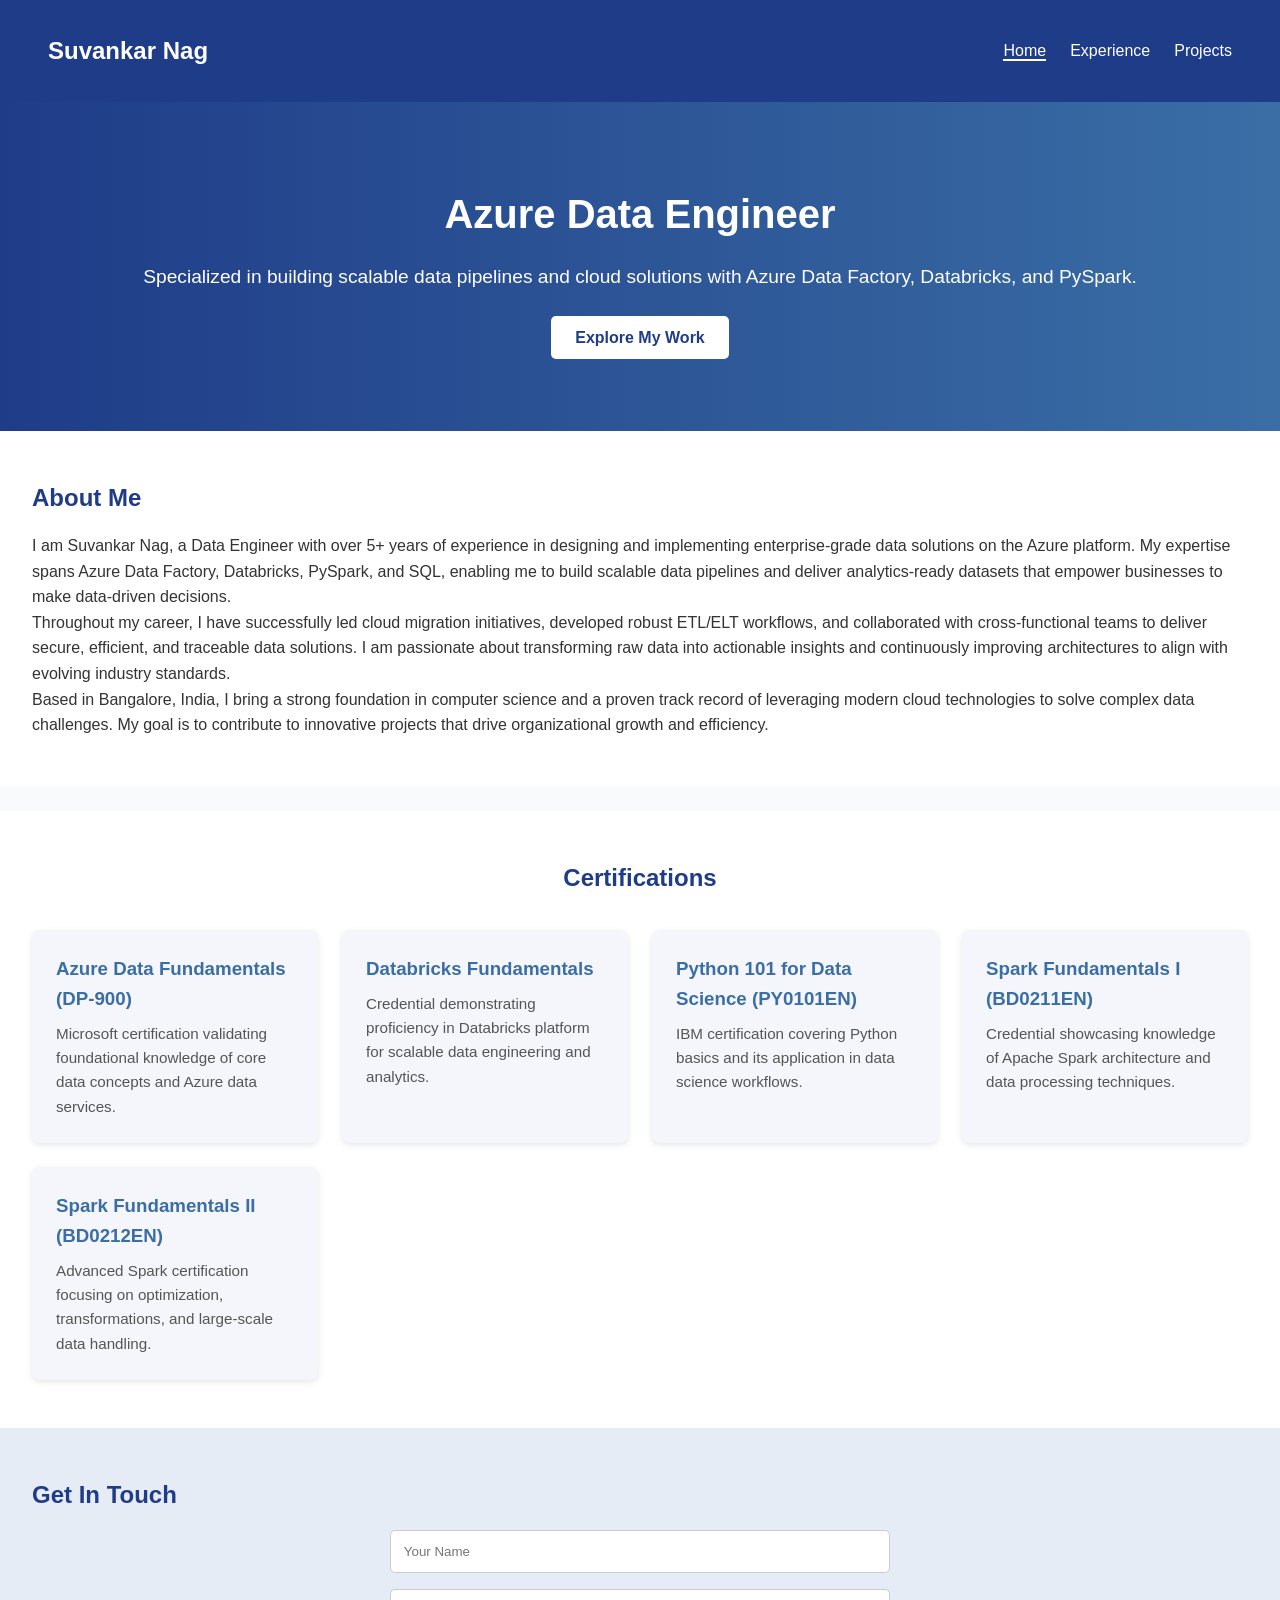
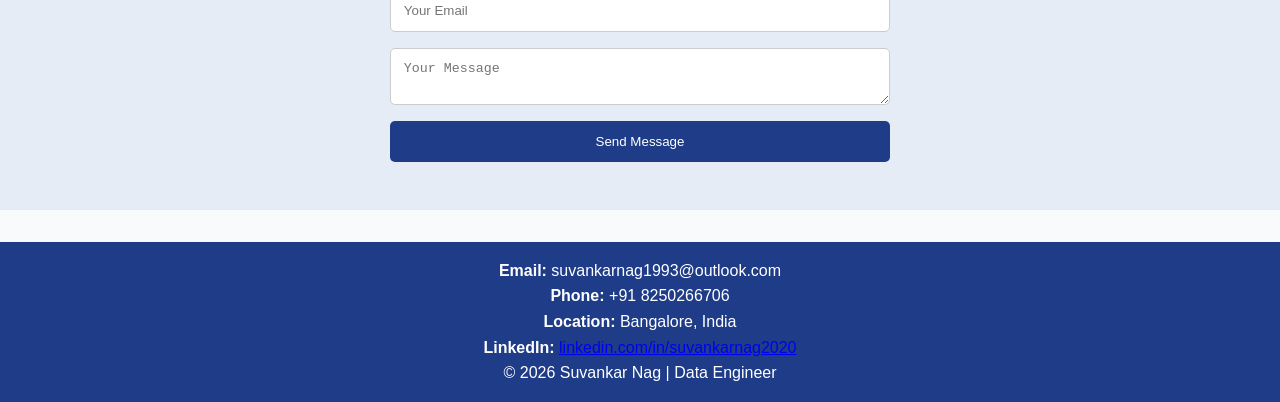
<file: Index.html>
<!DOCTYPE html>
<html lang="en">
<head>
  <meta charset="UTF-8">
  <meta name="viewport" content="width=device-width, initial-scale=1.0">
  <title>Suvankar Nag | Data Engineer</title>
  <link rel="stylesheet" href="style.css">
</head>
<body>
  <!-- Navigation -->
  <header>
    <nav class="navbar">
      <div class="logo">Suvankar Nag</div>
      <ul class="nav-links">
        <li><a href="index.html" class="active">Home</a></li>
        <li><a href="experience.html">Experience</a></li>
        <li><a href="projects.html">Projects</a></li>
      </ul>
    </nav>
  </header>

  <!-- Hero Section -->
  <section class="hero">
    <div class="hero-content">
      <h1>Azure Data Engineer</h1>
      <p>Specialized in building scalable data pipelines and cloud solutions with Azure Data Factory, Databricks, and PySpark.</p>
      <a href="experience.html" class="btn-primary">Explore My Work</a>
    </div>
  </section>

  <!-- About Section -->
  <section class="about">
    <h2>About Me</h2>
    <p>
      I am Suvankar Nag, a Data Engineer with over 5+ years of experience in designing and implementing enterprise-grade data solutions on the Azure platform. 
      My expertise spans Azure Data Factory, Databricks, PySpark, and SQL, enabling me to build scalable data pipelines and deliver analytics-ready datasets 
      that empower businesses to make data-driven decisions.
    </p>
    <p>
      Throughout my career, I have successfully led cloud migration initiatives, developed robust ETL/ELT workflows, and collaborated with cross-functional teams 
      to deliver secure, efficient, and traceable data solutions. I am passionate about transforming raw data into actionable insights and continuously 
      improving architectures to align with evolving industry standards.
    </p>
    <p>
      Based in Bangalore, India, I bring a strong foundation in computer science and a proven track record of leveraging modern cloud technologies to solve 
      complex data challenges. My goal is to contribute to innovative projects that drive organizational growth and efficiency.
    </p>
  </section>
</br>
<section class="certifications">
  <h2>Certifications</h2>
  <div class="cert-grid">
    <div class="cert-item">
      <h3>Azure Data Fundamentals (DP-900)</h3>
      <p>Microsoft certification validating foundational knowledge of core data concepts and Azure data services.</p>
    </div>
    <div class="cert-item">
      <h3>Databricks Fundamentals</h3>
      <p>Credential demonstrating proficiency in Databricks platform for scalable data engineering and analytics.</p>
    </div>
    <div class="cert-item">
      <h3>Python 101 for Data Science (PY0101EN)</h3>
      <p>IBM certification covering Python basics and its application in data science workflows.</p>
    </div>
    <div class="cert-item">
      <h3>Spark Fundamentals I (BD0211EN)</h3>
      <p>Credential showcasing knowledge of Apache Spark architecture and data processing techniques.</p>
    </div>
    <div class="cert-item">
      <h3>Spark Fundamentals II (BD0212EN)</h3>
      <p>Advanced Spark certification focusing on optimization, transformations, and large-scale data handling.</p>
    </div>
  </div>
</section>

  <!-- Contact Section -->
  <section class="contact">
    <h2>Get In Touch</h2>
    <form>
      <input type="text" placeholder="Your Name" required>
      <input type="email" placeholder="Your Email" required>
      <textarea placeholder="Your Message" required></textarea>
      <button type="submit" class="btn-secondary">Send Message</button>
    </form>
  </section>

  <!-- Footer -->
  <footer>
    <div class="footer-container">
      <p><strong>Email:</strong> suvankarnag1993@outlook.com</p>
      <p><strong>Phone:</strong> +91 8250266706</p>
      <p><strong>Location:</strong> Bangalore, India</p>
      <p><strong>LinkedIn:</strong> 
        <a href="https://linkedin.com/in/suvankarnag2020" target="_blank">
          linkedin.com/in/suvankarnag2020
        </a>
      </p>
    </div>
    <p>© 2026 Suvankar Nag | Data Engineer</p>
  </footer>
</body>
</html>
</file>
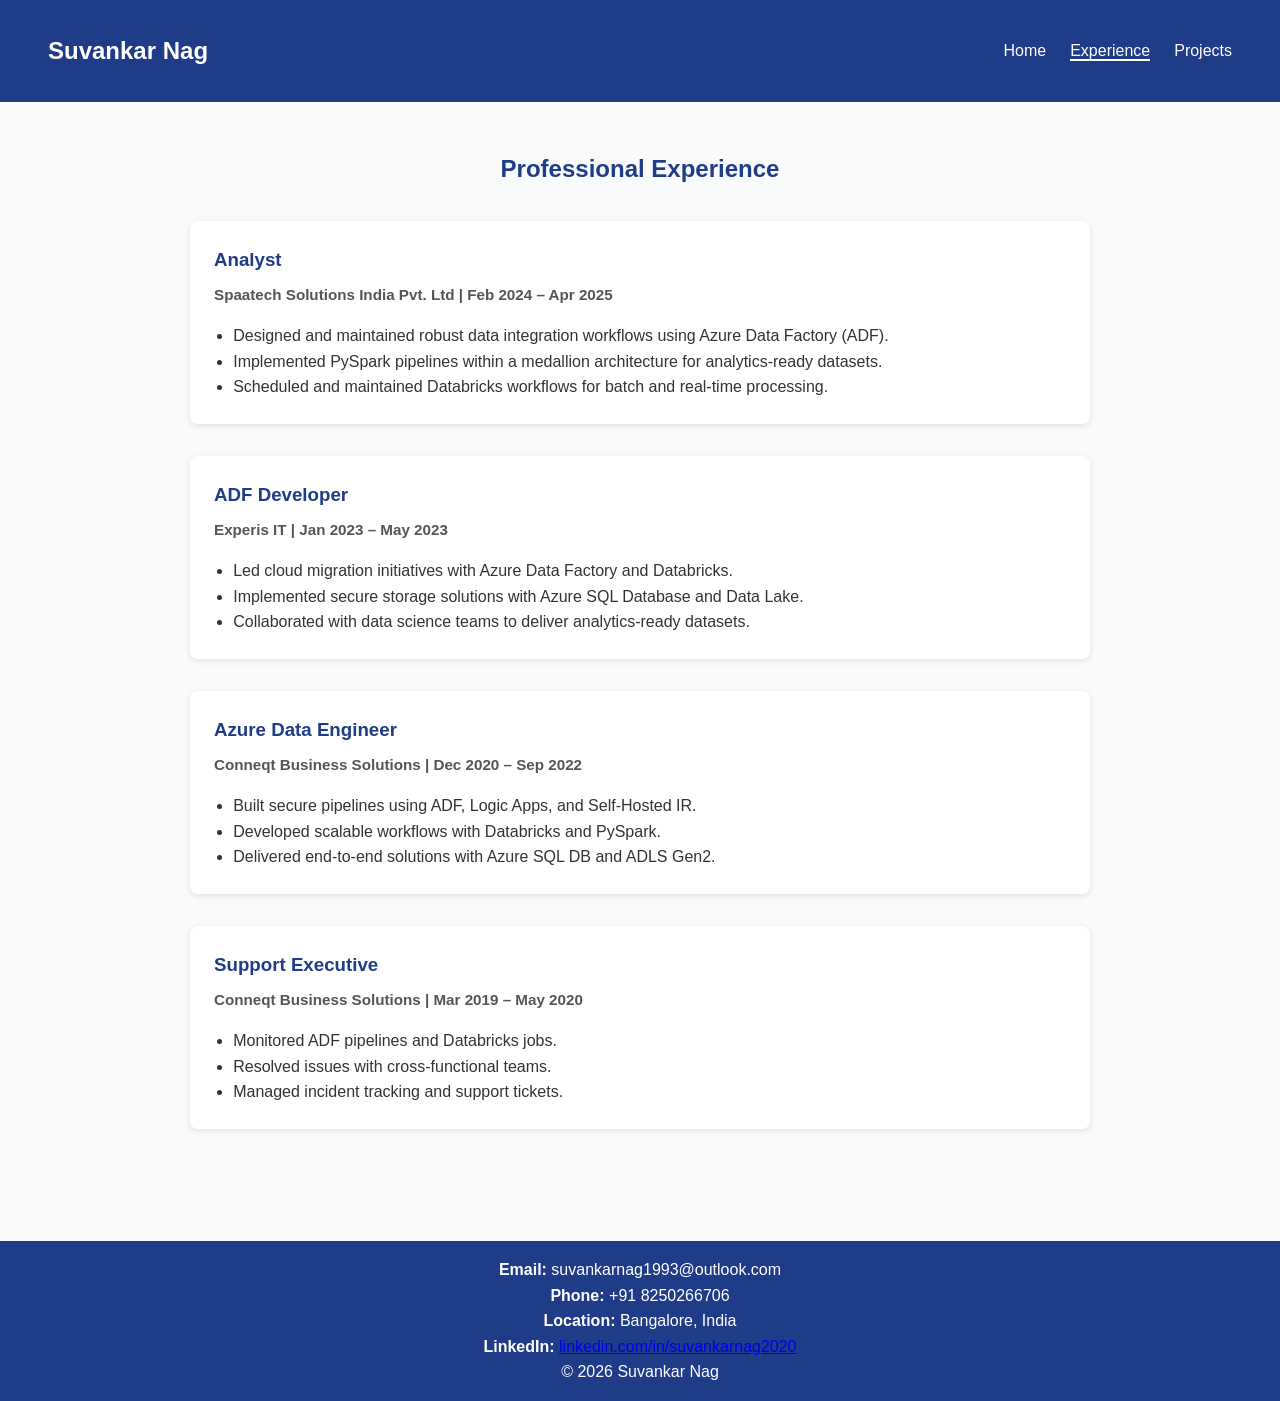
<file: experience.html>
<!DOCTYPE html>
<html lang="en">
<head>
  <meta charset="UTF-8">
  <title>Experience | Suvankar Nag</title>
  <link rel="stylesheet" href="style.css">
</head>
<body>
  <header>
    <nav class="navbar">
      <div class="logo">Suvankar Nag</div>
      <ul class="nav-links">
        <li><a href="index.html">Home</a></li>
        <li><a href="experience.html" class="active">Experience</a></li>
        <li><a href="projects.html">Projects</a></li>
      </ul>
    </nav>
  </header>

<section class="experience">
  <h2>Professional Experience</h2>
  <div class="timeline">

    <div class="timeline-item">
      <div class="timeline-content">
        <h3>Analyst</h3>
        <h4>Spaatech Solutions India Pvt. Ltd | Feb 2024 – Apr 2025</h4>
        <ul>
          <li>Designed and maintained robust data integration workflows using Azure Data Factory (ADF).</li>
          <li>Implemented PySpark pipelines within a medallion architecture for analytics-ready datasets.</li>
          <li>Scheduled and maintained Databricks workflows for batch and real-time processing.</li>
        </ul>
      </div>
    </div>

    <div class="timeline-item">
      <div class="timeline-content">
        <h3>ADF Developer</h3>
        <h4>Experis IT | Jan 2023 – May 2023</h4>
        <ul>
          <li>Led cloud migration initiatives with Azure Data Factory and Databricks.</li>
          <li>Implemented secure storage solutions with Azure SQL Database and Data Lake.</li>
          <li>Collaborated with data science teams to deliver analytics-ready datasets.</li>
        </ul>
      </div>
    </div>

    <div class="timeline-item">
      <div class="timeline-content">
        <h3>Azure Data Engineer</h3>
        <h4>Conneqt Business Solutions | Dec 2020 – Sep 2022</h4>
        <ul>
          <li>Built secure pipelines using ADF, Logic Apps, and Self-Hosted IR.</li>
          <li>Developed scalable workflows with Databricks and PySpark.</li>
          <li>Delivered end-to-end solutions with Azure SQL DB and ADLS Gen2.</li>
        </ul>
      </div>
    </div>

    <div class="timeline-item">
      <div class="timeline-content">
        <h3>Support Executive</h3>
        <h4>Conneqt Business Solutions | Mar 2019 – May 2020</h4>
        <ul>
          <li>Monitored ADF pipelines and Databricks jobs.</li>
          <li>Resolved issues with cross-functional teams.</li>
          <li>Managed incident tracking and support tickets.</li>
        </ul>
      </div>
    </div>

  </div>
</section>


<footer>
  <div class="footer-container">
      <p><strong>Email:</strong> suvankarnag1993@outlook.com</p>
      <p><strong>Phone:</strong> +91 8250266706</p>
      <p><strong>Location:</strong> Bangalore, India</p>
      <p><strong>LinkedIn:</strong> 
        <a href="https://linkedin.com/in/suvankarnag2020" target="_blank">
          linkedin.com/in/suvankarnag2020
        </a>
      </p>
  </div>
  <p>© 2026 Suvankar Nag</p>
</footer>
</body>
</html>
</file>
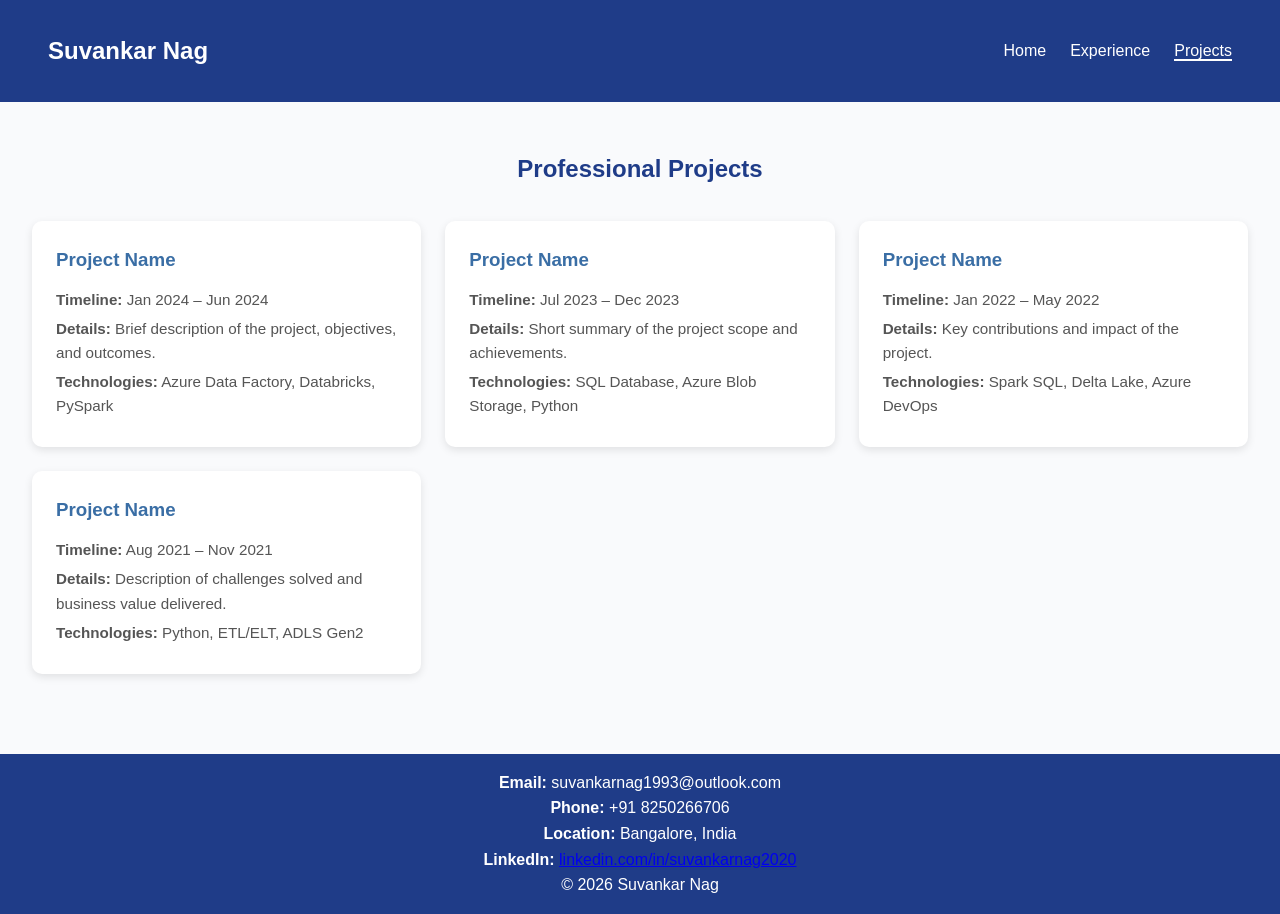
<file: projects.html>
<!DOCTYPE html>
<html lang="en">
<head>
  <meta charset="UTF-8">
  <title>Projects | Suvankar Nag</title>
  <link rel="stylesheet" href="style.css">
</head>
<body>
  <header>
    <nav class="navbar">
      <div class="logo">Suvankar Nag</div>
      <ul class="nav-links">
        <li><a href="index.html" >Home</a></li>
        <li><a href="experience.html">Experience</a></li>
        <li><a href="projects.html" class="active">Projects</a></li>
      </ul>
    </nav>
  </header>


<section class="projects">
  <h2>Professional Projects</h2>
  <div class="project-grid">

    <div class="project-card">
      <h3>Project Name</h3>
      <p><strong>Timeline:</strong> Jan 2024 – Jun 2024</p>
      <p><strong>Details:</strong> Brief description of the project, objectives, and outcomes.</p>
      <p><strong>Technologies:</strong> Azure Data Factory, Databricks, PySpark</p>
    </div>

    <div class="project-card">
      <h3>Project Name</h3>
      <p><strong>Timeline:</strong> Jul 2023 – Dec 2023</p>
      <p><strong>Details:</strong> Short summary of the project scope and achievements.</p>
      <p><strong>Technologies:</strong> SQL Database, Azure Blob Storage, Python</p>
    </div>

    <div class="project-card">
      <h3>Project Name</h3>
      <p><strong>Timeline:</strong> Jan 2022 – May 2022</p>
      <p><strong>Details:</strong> Key contributions and impact of the project.</p>
      <p><strong>Technologies:</strong> Spark SQL, Delta Lake, Azure DevOps</p>
    </div>

    <div class="project-card">
      <h3>Project Name</h3>
      <p><strong>Timeline:</strong> Aug 2021 – Nov 2021</p>
      <p><strong>Details:</strong> Description of challenges solved and business value delivered.</p>
      <p><strong>Technologies:</strong> Python, ETL/ELT, ADLS Gen2</p>
    </div>

  </div>
</section>




<footer>
  <div class="footer-container">
      <p><strong>Email:</strong> suvankarnag1993@outlook.com</p>
      <p><strong>Phone:</strong> +91 8250266706</p>
      <p><strong>Location:</strong> Bangalore, India</p>
      <p><strong>LinkedIn:</strong> 
        <a href="https://linkedin.com/in/suvankarnag2020" target="_blank">
          linkedin.com/in/suvankarnag2020
        </a>
      </p>
  </div>
  <p>© 2026 Suvankar Nag</p>
</footer>
</body>
</html>
</file>
<file: style.css>
body {
  font-family: Arial, sans-serif;
  margin: 0;
  background: #f4f4f9;
  color: #333;
}

header {
  background: #1f3c88;
  color: white;
  padding: 1rem;
}

nav ul {
  list-style: none;
  display: flex;
  gap: 1rem;
}

nav a {
  color: white;
  text-decoration: none;
}

.hero {
  text-align: center;
  padding: 3rem;
  background: #e6ecf5;
}

section {
  padding: 2rem;
}

.job, .projects ul, .certificates ul {
  margin-bottom: 1.5rem;
}

.btn {
  background: #1f3c88;
  color: white;
  padding: 0.7rem 1.2rem;
  text-decoration: none;
  border-radius: 5px;
}

footer {
  text-align: center;
  background: #1f3c88;
  color: white;
  padding: 1rem;
}

/*==============================*/

/* General Reset */
* { margin: 0; padding: 0; box-sizing: border-box; }
body { font-family: 'Segoe UI', sans-serif; background: #f9fafc; color: #333; line-height: 1.6; }

/* Navbar */
.navbar { display: flex; justify-content: space-between; align-items: center; padding: 1rem 2rem; background: #1f3c88; }
.logo { font-size: 1.5rem; font-weight: bold; color: #fff; }
.nav-links { list-style: none; display: flex; gap: 1.5rem; }
.nav-links a { color: #fff; text-decoration: none; transition: 0.3s; }
.nav-links a:hover, .nav-links .active { border-bottom: 2px solid #fff; }

/* Hero */
.hero { background: linear-gradient(to right, #1f3c88, #3a6ea5); color: #fff; text-align: center; padding: 5rem 2rem; }
.hero h1 { font-size: 2.5rem; margin-bottom: 1rem; }
.hero p { font-size: 1.2rem; margin-bottom: 2rem; }
.btn-primary { background: #fff; color: #1f3c88; padding: 0.8rem 1.5rem; border-radius: 5px; text-decoration: none; font-weight: bold; }
.btn-primary:hover { background: #e6ecf5; }

/* About */
.about { padding: 3rem 2rem; background: #fff; }
.about h2 { margin-bottom: 1rem; color: #1f3c88; }
.info-grid { display: grid; grid-template-columns: repeat(auto-fit, minmax(200px, 1fr)); gap: 1rem; margin-top: 1rem; }

/* Contact */
.contact { padding: 3rem 2rem; background: #e6ecf5; }
.contact h2 { margin-bottom: 1rem; color: #1f3c88; }
form { display: flex; flex-direction: column; gap: 1rem; max-width: 500px; margin: auto; }
input, textarea { padding: 0.8rem; border: 1px solid #ccc; border-radius: 5px; }
.btn-secondary { background: #1f3c88; color: #fff; padding: 0.8rem; border: none; border-radius: 5px; cursor: pointer; }
.btn-secondary:hover { background: #3a6ea5; }

/* Footer */
footer { text-align: center; padding: 1rem; background: #1f3c88; color: #fff; margin-top: 2rem; }

/* for certification section */

.certifications {
  padding: 3rem 2rem;
  background: #fff;
}

.certifications h2 {
  text-align: center;
  color: #1f3c88;
  margin-bottom: 2rem;
}

.cert-grid {
  display: grid;
  grid-template-columns: repeat(auto-fit, minmax(250px, 1fr));
  gap: 1.5rem;
}

.cert-item {
  background: #f4f6fb;
  padding: 1.5rem;
  border-radius: 8px;
  box-shadow: 0 2px 6px rgba(0,0,0,0.1);
  transition: transform 0.2s ease;
}

.cert-item:hover {
  transform: translateY(-5px);
}

.cert-item h3 {
  margin-bottom: 0.5rem;
  color: #3a6ea5;
}

.cert-item p {
  font-size: 0.95rem;
  color: #555;
}

/* for experiance page experiance section */

.experience {
  padding: 3rem 2rem;
  background: #f9fafc;
}

.experience h2 {
  text-align: center;
  color: #1f3c88;
  margin-bottom: 2rem;
}

.timeline {
  position: relative;
  margin: 0 auto;
  max-width: 900px;
}

.timeline-item {
  margin-bottom: 2rem;
  position: relative;
}

.timeline-content {
  background: #fff;
  padding: 1.5rem;
  border-radius: 8px;
  box-shadow: 0 2px 6px rgba(0,0,0,0.1);
  transition: transform 0.2s ease;
}

.timeline-content:hover {
  transform: translateY(-5px);
}

.timeline-content h3 {
  margin: 0;
  color: #1f3c88;
}

.timeline-content h4 {
  margin: 0.5rem 0 1rem;
  font-size: 0.95rem;
  color: #555;
}

.timeline-content ul {
  list-style: disc;
  padding-left: 1.2rem;
  color: #333;
}

/* for project page project section */

.projects {
  padding: 3rem 2rem;
  background: #f9fafc;
}

.projects h2 {
  text-align: center;
  color: #1f3c88;
  margin-bottom: 2rem;
}

.project-grid {
  display: grid;
  grid-template-columns: repeat(3, 1fr); /* Always 3 per row */
  gap: 1.5rem;
}

.project-card {
  background: #fff;
  padding: 1.5rem;
  border-radius: 10px;
  box-shadow: 0 3px 8px rgba(0,0,0,0.1);
  transition: transform 0.3s ease, box-shadow 0.3s ease;
}

.project-card:hover {
  transform: translateY(-8px);
  box-shadow: 0 6px 14px rgba(0,0,0,0.15);
}

.project-card h3 {
  margin-bottom: 0.8rem;
  color: #3a6ea5;
}

.project-card p {
  font-size: 0.95rem;
  color: #555;
  margin: 0.3rem 0;
}
</file>
